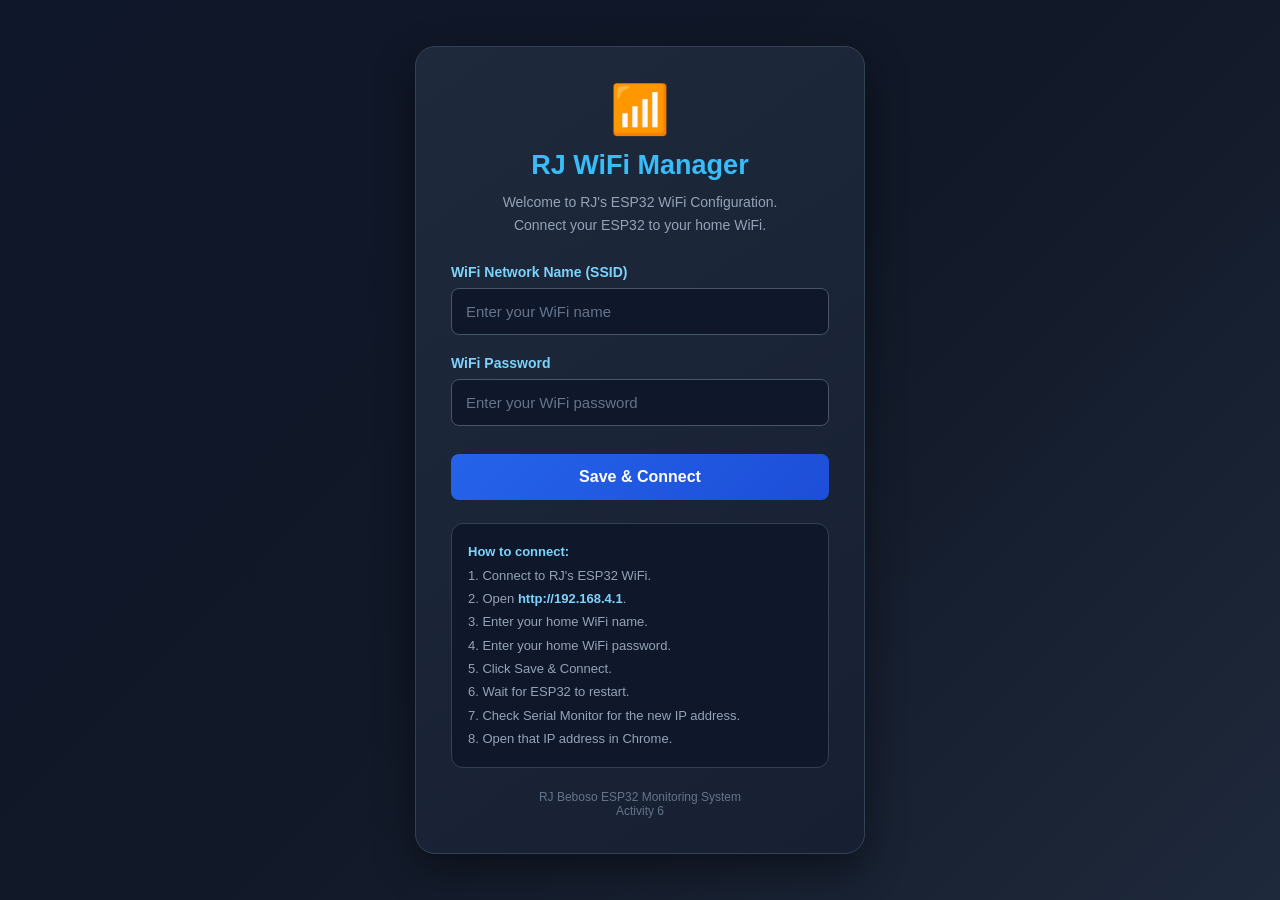
<file: wifi.html>
<!DOCTYPE html>
<html lang="en">
<head>
    <meta charset="UTF-8">
    <meta name="viewport" content="width=device-width, initial-scale=1.0">
    <title>RJ | ESP32 WiFi Manager</title>

    <style>
        * {
            margin: 0;
            padding: 0;
            box-sizing: border-box;
            font-family: Arial, Helvetica, sans-serif;
        }

        body {
            min-height: 100vh;
            display: flex;
            justify-content: center;
            align-items: center;
            padding: 20px;
            background: linear-gradient(135deg, #0f172a, #111827, #1e293b);
            color: #e5e7eb;
        }

        .wifi-card {
            width: 100%;
            max-width: 450px;
            padding: 35px;
            background: linear-gradient(145deg, #1e293b, #172033);
            border-radius: 20px;
            border: 1px solid #334155;
            box-shadow: 0 15px 40px rgba(0,0,0,.45);
        }

        .wifi-icon {
            text-align: center;
            font-size: 48px;
            margin-bottom: 12px;
        }

        h1 {
            text-align: center;
            color: #38bdf8;
            margin-bottom: 10px;
            font-size: 27px;
        }

        .subtitle {
            text-align: center;
            color: #94a3b8;
            margin-bottom: 28px;
            font-size: 14px;
            line-height: 1.6;
        }

        .form-group {
            margin-bottom: 20px;
        }

        label {
            display: block;
            color: #7dd3fc;
            font-weight: bold;
            margin-bottom: 8px;
            font-size: 14px;
        }

        input {
            width: 100%;
            padding: 14px;
            border: 1px solid #475569;
            border-radius: 8px;
            outline: none;
            font-size: 15px;
            color: #f8fafc;
            background: #0f172a;
        }

        input::placeholder {
            color: #64748b;
        }

        input:focus {
            border-color: #38bdf8;
            box-shadow: 0 0 0 3px rgba(56,189,248,.15);
        }

        button {
            width: 100%;
            margin-top: 8px;
            padding: 14px;
            border: none;
            border-radius: 8px;
            background: linear-gradient(135deg, #2563eb, #1d4ed8);
            color: white;
            font-size: 16px;
            cursor: pointer;
            font-weight: bold;
        }

        button:hover {
            box-shadow: 0 6px 18px rgba(37,99,235,.35);
        }

        .info {
            margin-top: 23px;
            padding: 16px;
            border-radius: 12px;
            background: #0f172a;
            border: 1px solid #334155;
            color: #94a3b8;
            font-size: 13px;
            line-height: 1.8;
        }

        .info strong {
            color: #7dd3fc;
        }

        .footer {
            text-align: center;
            color: #64748b;
            margin-top: 22px;
            font-size: 12px;
        }

        @media(max-width: 500px) {
            .wifi-card {
                padding: 25px 20px;
            }
        }
    </style>
</head>

<body>

<div class="wifi-card">

    <div class="wifi-icon">📶</div>

    <h1>RJ WiFi Manager</h1>

    <p class="subtitle">
        Welcome to RJ's ESP32 WiFi Configuration.
        <br>
        Connect your ESP32 to your home WiFi.
    </p>

    <form action="/save" method="POST">

        <div class="form-group">
            <label for="ssid">WiFi Network Name (SSID)</label>

            <input
                type="text"
                id="ssid"
                name="ssid"
                placeholder="Enter your WiFi name"
                required
                maxlength="32"
            >
        </div>

        <div class="form-group">
            <label for="pass">WiFi Password</label>

            <input
                type="password"
                id="pass"
                name="pass"
                placeholder="Enter your WiFi password"
                maxlength="63"
            >
        </div>

        <button type="submit">
            Save & Connect
        </button>

    </form>

    <div class="info">
        <strong>How to connect:</strong>
        <br>
        1. Connect to RJ's ESP32 WiFi.
        <br>
        2. Open <strong>http://192.168.4.1</strong>.
        <br>
        3. Enter your home WiFi name.
        <br>
        4. Enter your home WiFi password.
        <br>
        5. Click Save & Connect.
        <br>
        6. Wait for ESP32 to restart.
        <br>
        7. Check Serial Monitor for the new IP address.
        <br>
        8. Open that IP address in Chrome.
    </div>

    <div class="footer">
        RJ Beboso ESP32 Monitoring System
        <br>
        Activity 6
    </div>

</div>

</body>
</html>
</file>
